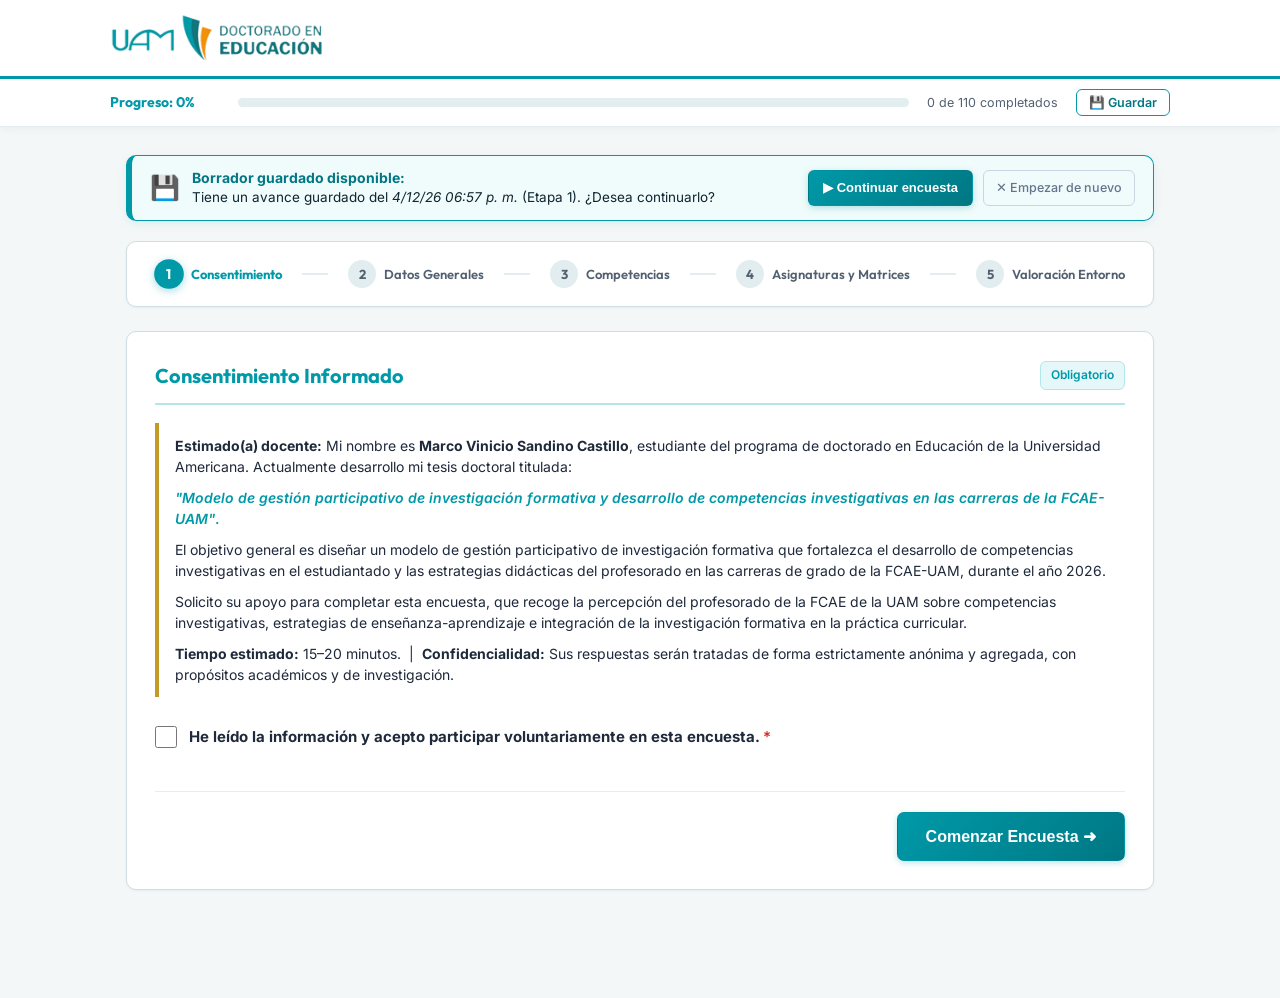
<file: index.html>
<!DOCTYPE html>
<html lang="es-NI">

<head>
  <meta charset="UTF-8">
  <meta name="viewport" content="width=device-width, initial-scale=1.0">
  <title>Encuesta de Investigación Formativa | FCAE - Universidad Americana</title>
  <link rel="stylesheet" href="css/styles.css">
</head>

<body>

  <!-- NAVEGACIÓN INSTITUCIONAL -->
  <header class="top-nav">
    <div class="top-nav-inner">
      <div class="brand-wrapper">
        <a href="index.html" id="brand-home-link" class="brand-home-link" title="Volver al inicio de la encuesta"
          aria-label="Recargar el inicio de la encuesta">
          <img src="image/UAMdoc.png" alt="UAM - Doctorado en Educación" class="header-logo">
        </a>
      </div>
    </div>
  </header>

  <!-- BARRA DE PROGRESO FLOTANTE -->
  <div class="sticky-progress-bar">
    <div class="progress-container">
      <div class="progress-metric" id="progress-text">Progreso: 0%</div>
      <div class="progress-track">
        <div class="progress-fill" id="progress-bar"></div>
      </div>
      <div class="progress-items-count" id="progress-count">0 completados</div>
      <button type="button" id="btn-save-progress-top" class="btn-save-progress" title="Pausar y guardar el avance de la encuesta">
        💾 Guardar
      </button>
    </div>
  </div>

  <main class="main-container">

    <!-- BANNER DE REANUDACIÓN DE BORRADOR GUARDADO -->
    <div id="draft-resume-banner" class="draft-resume-banner" style="display: none;">
      <div class="draft-resume-content">
        <span class="draft-resume-icon">💾</span>
        <div class="draft-resume-text">
          <strong>Borrador guardado disponible:</strong>
          <span>Tiene un avance guardado del <em id="draft-saved-date">...</em> (<span id="draft-saved-stage">Etapa 1</span>). ¿Desea continuarlo?</span>
        </div>
      </div>
      <div class="draft-resume-actions">
        <button type="button" id="btn-resume-draft" class="btn btn-primary btn-sm">▶ Continuar encuesta</button>
        <button type="button" id="btn-discard-draft" class="btn btn-ghost-discard btn-sm">✕ Empezar de nuevo</button>
      </div>
    </div>

    <!-- WIZARD STEPPER POR ETAPAS -->
    <nav class="survey-stepper" id="survey-stepper" aria-label="Navegación de etapas de la encuesta">
      <button type="button" class="step-item active" data-step="1" id="step-btn-1">
        <span class="step-number">1</span>
        <span class="step-label">Consentimiento</span>
      </button>
      <div class="step-divider" id="step-div-1"></div>

      <button type="button" class="step-item" data-step="2" id="step-btn-2">
        <span class="step-number">2</span>
        <span class="step-label">Datos Generales</span>
      </button>
      <div class="step-divider" id="step-div-2"></div>

      <button type="button" class="step-item" data-step="3" id="step-btn-3">
        <span class="step-number">3</span>
        <span class="step-label">Competencias</span>
      </button>
      <div class="step-divider" id="step-div-3"></div>

      <button type="button" class="step-item" data-step="4" id="step-btn-4">
        <span class="step-number">4</span>
        <span class="step-label">Asignaturas y Matrices</span>
      </button>
      <div class="step-divider" id="step-div-4"></div>

      <button type="button" class="step-item" data-step="5" id="step-btn-5">
        <span class="step-number">5</span>
        <span class="step-label">Valoración Entorno</span>
      </button>
    </nav>

    <!-- BANNER DE ERRORES / AVISOS -->
    <div id="error-banner" class="alert-box alert-danger" style="display: none;"></div>

    <form id="survey-form" novalidate>

      <!-- ============================================================== -->
      <!-- ETAPA 1: CONSENTIMIENTO INFORMADO                              -->
      <!-- ============================================================== -->
      <div class="stage-pane active" id="stage-1">
        <section class="section-card" id="sec-consent">
          <div class="section-header">
            <h2 class="section-title">Consentimiento Informado</h2>
            <span class="section-badge">Obligatorio</span>
          </div>
          <div class="instruction-box"
            style="background:#ffffff; border-left-color: var(--gold); color: var(--text-main);">
            <p style="margin-bottom: 10px;">
              <strong>Estimado(a) docente:</strong> Mi nombre es <strong>Marco Vinicio Sandino Castillo</strong>,
              estudiante del programa de doctorado en Educación de la Universidad Americana. Actualmente desarrollo mi
              tesis doctoral titulada:
            </p>
            <p style="margin-bottom: 10px; font-weight: 600; color: #0099A8;">
              <em>"Modelo de gestión participativo de investigación formativa y desarrollo de competencias
                investigativas
                en las carreras de la FCAE-UAM"</em>.
            </p>
            <p style="margin-bottom: 10px;">
              El objetivo general es diseñar un modelo de gestión participativo de investigación formativa que
              fortalezca
              el desarrollo de competencias investigativas en el estudiantado y las estrategias didácticas del
              profesorado
              en las carreras de grado de la FCAE-UAM, durante el año 2026.
            </p>
            <p style="margin-bottom: 10px;">
              Solicito su apoyo para completar esta encuesta, que recoge la percepción del profesorado de la FCAE de la
              UAM sobre competencias investigativas, estrategias de enseñanza-aprendizaje e integración de la
              investigación formativa en la práctica curricular.
            </p>
            <p style="margin-bottom: 0;">
              <strong>Tiempo estimado:</strong> 15–20 minutos. &nbsp;|&nbsp; <strong>Confidencialidad:</strong> Sus
              respuestas serán tratadas de forma estrictamente anónima y agregada, con propósitos académicos y de
              investigación.
            </p>
          </div>
          <div class="form-group" style="margin-bottom: 0; padding: 8px 0;">
            <label style="display: flex; align-items: flex-start; gap: 12px; cursor: pointer; font-size: 15px;">
              <input type="checkbox" id="chk-consent"
                style="width: 22px; height: 22px; accent-color: #0099A8; margin-top: 1px;">
              <span><strong>He leído la información y acepto participar voluntariamente en esta encuesta.</strong><span
                  class="required">*</span></span>
            </label>
          </div>

          <div class="stage-nav-bar" style="justify-content: flex-end;">
            <button type="button" class="btn btn-primary btn-lg" id="btn-next-1">
              Comenzar Encuesta ➜
            </button>
          </div>
        </section>
      </div>

      <!-- ============================================================== -->
      <!-- ETAPA 2: DATOS GENERALES                                       -->
      <!-- ============================================================== -->
      <div class="stage-pane" id="stage-2">
        <section class="section-card" id="sec-generales">
          <div class="section-header">
            <h2 class="section-title">Datos Generales</h2>
            <span class="section-badge">Demografía y Trayectoria</span>
          </div>
          <div class="instruction-box">
            Complete la información sociodemográfica y de trayectoria académica. Recuerde que sus respuestas son
            confidenciales.
          </div>

          <!-- Columna de 3: Edad, Años experiencia profesional, Años experiencia docente -->
          <div class="grid-3">
            <div class="form-group">
              <label for="txt-edad">Edad (años cumplidos)<span class="required">*</span></label>
              <input type="number" id="txt-edad" class="form-control" min="20" max="80" placeholder="20 a 80" required>
            </div>

            <div class="form-group">
              <label for="txt-exp-prof">Años de experiencia profesional<span class="required">*</span></label>
              <input type="number" id="txt-exp-prof" class="form-control" min="0" max="70" placeholder="0 a 70"
                required>
            </div>

            <div class="form-group">
              <label for="txt-exp-doc">Años de experiencia docente<span class="required">*</span></label>
              <input type="number" id="txt-exp-doc" class="form-control" min="0" max="70" placeholder="0 a 70" required>
            </div>
          </div>

          <!-- Columna de 2: Género y Grado académico máximo -->
          <div class="grid-2">
            <div class="form-group">
              <label for="cmb-genero">Género<span class="required">*</span></label>
              <select id="cmb-genero" class="form-control" required>
                <option value="">-- Seleccione una opción --</option>
                <option value="Femenino">Femenino</option>
                <option value="Masculino">Masculino</option>
              </select>
            </div>

            <div class="form-group">
              <label for="txt-grado">Grado académico máximo obtenido<span class="required">*</span></label>
              <input type="text" id="txt-grado" class="form-control" maxlength="100"
                placeholder="Ej. Maestría en Administración de Empresas, Doctorado en Educación..." required>
            </div>
          </div>

          <!-- Colaboración interna -->
          <div class="form-group yn-question-block"
            style="padding-top: 10px; border-top: 1px solid var(--border-light);">
            <label>En los últimos 3 años, ¿ha colaborado en proyectos de investigación de la universidad?<span
                class="required">*</span></label>
            <div class="yn-inline-row">
              <div class="yn-toggle-group">
                <label class="yn-pill yn-pill-si">
                  <input type="radio" name="rad-colab-int" value="Sí">
                  <span class="yn-pill-label">Sí</span>
                </label>
                <label class="yn-pill yn-pill-no">
                  <input type="radio" name="rad-colab-int" value="No">
                  <span class="yn-pill-label">No</span>
                </label>
              </div>
              <div id="panel-colab-int" class="yn-inline-input-wrapper" style="display: none;">
                <input type="text" id="txt-colab-int-cual" class="form-control yn-inline-input" maxlength="200"
                  placeholder="¿Especifique el proyecto o línea de investigación?">
              </div>
              <div id="notice-colab-int" class="yn-feedback-notice yn-inline-notice" style="display: none;">
                <span class="notice-icon">✓</span> No aplica. Continúe adelante.
              </div>
            </div>
          </div>

          <!-- Colaboración externa -->
          <div class="form-group yn-question-block"
            style="padding-top: 10px; border-top: 1px solid var(--border-light);">
            <label>En los últimos 3 años, ¿ha colaborado en proyectos de investigación externos a la universidad?<span
                class="required">*</span></label>
            <div class="yn-inline-row">
              <div class="yn-toggle-group">
                <label class="yn-pill yn-pill-si">
                  <input type="radio" name="rad-colab-ext" value="Sí">
                  <span class="yn-pill-label">Sí</span>
                </label>
                <label class="yn-pill yn-pill-no">
                  <input type="radio" name="rad-colab-ext" value="No">
                  <span class="yn-pill-label">No</span>
                </label>
              </div>
              <div id="panel-colab-ext" class="yn-inline-input-wrapper" style="display: none;">
                <input type="text" id="txt-colab-ext-cual" class="form-control yn-inline-input" maxlength="200"
                  placeholder="¿Especifique el proyecto o línea de investigación?">
              </div>
              <div id="notice-colab-ext" class="yn-feedback-notice yn-inline-notice" style="display: none;">
                <span class="notice-icon">✓</span> No aplica. Continúe adelante.
              </div>
            </div>
          </div>

          <!-- Publicaciones -->
          <div class="form-group yn-question-block"
            style="padding-top: 10px; border-top: 1px solid var(--border-light); margin-bottom: 0;">
            <label>En los últimos 3 años, ¿ha publicado resultados de investigación en artículos científicos?<span
                class="required">*</span></label>
            <div class="yn-inline-row">
              <div class="yn-toggle-group">
                <label class="yn-pill yn-pill-si">
                  <input type="radio" name="rad-pub" value="Sí">
                  <span class="yn-pill-label">Sí</span>
                </label>
                <label class="yn-pill yn-pill-no">
                  <input type="radio" name="rad-pub" value="No">
                  <span class="yn-pill-label">No</span>
                </label>
              </div>
              <div id="panel-pub" class="yn-inline-input-wrapper" style="display: none;">
                <input type="text" id="txt-pub-cual" class="form-control yn-inline-input" maxlength="300"
                  placeholder="¿Especifique el proyecto o línea de investigación?">
              </div>
              <div id="notice-pub" class="yn-feedback-notice yn-inline-notice" style="display: none;">
                <span class="notice-icon">✓</span> No aplica. Continúe adelante.
              </div>
            </div>
          </div>

          <div class="stage-nav-bar">
            <button type="button" class="btn btn-secondary" id="btn-prev-2">
              ⮜ Volver
            </button>
            <button type="button" class="btn btn-outline-save btn-save-stage" title="Pausar y guardar el avance">
              💾 Guardar
            </button>
            <button type="button" class="btn btn-primary" id="btn-next-2">
              Siguiente ➜
            </button>
          </div>
        </section>
      </div>

      <!-- ============================================================== -->
      <!-- ETAPA 3: COMPETENCIAS INVESTIGATIVAS DEL DOCENTE (Q3)          -->
      <!-- ============================================================== -->
      <div class="stage-pane" id="stage-3">
        <section class="section-card" id="sec-q3">
          <div class="section-header">
            <h2 class="section-title">Competencias Investigativas del Docente (Q3)</h2>
            <span class="section-badge">7 Ítems</span>
          </div>
          <div class="instruction-box">
            Marque el grado en que está de acuerdo con las siguientes afirmaciones respecto a sus competencias
            investigativas.
          </div>
          <div class="scale-legend-box">
            <strong>Escala Likert:</strong> 1 = Totalmente en desacuerdo | 2 = En desacuerdo | 3 = Ligeramente en
            desacuerdo | 4 = Ni de acuerdo ni en desacuerdo | 5 = Ligeramente de acuerdo | 6 = De acuerdo | 7 =
            Totalmente
            de acuerdo.
          </div>

          <div class="matrix-responsive-container">
            <table class="matrix-table" id="table-q3">
              <thead>
                <tr>
                  <th class="col-desc">Afirmación</th>
                  <th class="col-opt">1<span class="scale-subtext">Tot. Desac.</span></th>
                  <th class="col-opt">2<span class="scale-subtext">Desacuerdo</span></th>
                  <th class="col-opt">3<span class="scale-subtext">Lig. Desac.</span></th>
                  <th class="col-opt">4<span class="scale-subtext">Neutral</span></th>
                  <th class="col-opt">5<span class="scale-subtext">Lig. Acuerdo</span></th>
                  <th class="col-opt">6<span class="scale-subtext">De Acuerdo</span></th>
                  <th class="col-opt">7<span class="scale-subtext">Tot. Acuerdo</span></th>
                </tr>
              </thead>
              <tbody id="tbody-q3"></tbody>
            </table>
          </div>

          <div class="stage-nav-bar">
            <button type="button" class="btn btn-secondary" id="btn-prev-3">
              ⮜ Volver
            </button>
            <button type="button" class="btn btn-outline-save btn-save-stage" title="Pausar y guardar el avance">
              💾 Guardar
            </button>
            <button type="button" class="btn btn-primary" id="btn-next-3">
              Siguiente ➜
            </button>
          </div>
        </section>
      </div>

      <!-- ============================================================== -->
      <!-- ETAPA 4: REGISTRO DE ASIGNATURAS + MATRICES A Y B               -->
      <!-- ============================================================== -->
      <div class="stage-pane" id="stage-4">
        <section class="section-card" id="sec-asignaturas-matrices">
          <div class="section-header">
            <h2 class="section-title">Registro de Asignaturas y Matrices de Evaluación</h2>
            <span class="section-badge">Asignaturas + Matriz A y B</span>
          </div>
          <div class="instruction-box">
            Indique las asignaturas que que imparte con estudiantes de la FCAE (1 a 5). A medida que escriba, edite o elimine una
            asignatura en el registro, se actualizarán <strong>al instante</strong> las dos tablas de evaluación:
            <strong>Matriz A</strong> (12 ítems de práctica docente) y <strong>Matriz B</strong> (16 ítems de
            estrategias), conservando las respuestas ya seleccionadas.
          </div>

          <!-- Selector rápido de cantidad de asignaturas -->
          <div class="subject-qty-bar">
            <span class="qty-title"><span class="point-number-inline">›</span> Cantidad de asignaturas a evaluar:</span>
            <div class="subject-qty-chips" id="qty-chips">
              <button type="button" class="btn-qty-chip" data-qty="1">1</button>
              <button type="button" class="btn-qty-chip" data-qty="2">2</button>
              <button type="button" class="btn-qty-chip active" data-qty="3">3</button>
              <button type="button" class="btn-qty-chip" data-qty="4">4</button>
              <button type="button" class="btn-qty-chip" data-qty="5">5</button>
            </div>
          </div>

          <div id="subjects-container"></div>
          <div id="subjects-dup-notice" class="alert-box alert-danger" style="display: none; margin-top: 8px; margin-bottom: 12px;"></div>

          <div class="subject-actions-bar" style="margin-bottom: 22px;">
            <button type="button" id="btn-add-subject" class="btn btn-secondary">
              + Agregar otra asignatura
            </button>
          </div>

          <!-- CONTENEDOR DE MATRICES CONSOLIDADAS CON PESTAÑAS (SECCIÓN 4) -->
          <div id="sec-matrices">
            <div id="matrices-render-container"></div>
          </div>

          <div class="stage-nav-bar">
            <button type="button" class="btn btn-secondary" id="btn-prev-4">
              ⮜ Volver
            </button>
            <button type="button" class="btn btn-outline-save btn-save-stage" title="Pausar y guardar el avance">
              💾 Guardar
            </button>
            <button type="button" class="btn btn-primary" id="btn-next-4">
              Siguiente
            </button>
          </div>
        </section>
      </div>

      <!-- ============================================================== -->
      <!-- ETAPA 5: VALORACIÓN DEL ENTORNO (Q6) Y FINALIZACIÓN            -->
      <!-- ============================================================== -->
      <div class="stage-pane" id="stage-5">
        <section class="section-card" id="sec-q6">
          <div class="section-header">
            <h2 class="section-title">Valoración del Entorno Institucional (Q6)</h2>
            <span class="section-badge">10 Ítems • Final</span>
          </div>
          <div class="instruction-box">
            Marque el grado en que está de acuerdo con las siguientes afirmaciones respecto a su valoración del entorno
            institucional y curricular para la implementación de la investigación formativa.
          </div>
          <div class="scale-legend-box">
            <strong>Escala Likert:</strong> 1 = Totalmente en desacuerdo | 2 = En desacuerdo | 3 = Ligeramente en
            desacuerdo | 4 = Ni de acuerdo ni en desacuerdo | 5 = Ligeramente de acuerdo | 6 = De acuerdo | 7 =
            Totalmente
            de acuerdo.
          </div>

          <div class="matrix-responsive-container">
            <table class="matrix-table" id="table-q6">
              <thead>
                <tr>
                  <th class="col-desc">Afirmación</th>
                  <th class="col-opt">1<span class="scale-subtext">Tot. Desac.</span></th>
                  <th class="col-opt">2<span class="scale-subtext">Desacuerdo</span></th>
                  <th class="col-opt">3<span class="scale-subtext">Lig. Desac.</span></th>
                  <th class="col-opt">4<span class="scale-subtext">Neutral</span></th>
                  <th class="col-opt">5<span class="scale-subtext">Lig. Acuerdo</span></th>
                  <th class="col-opt">6<span class="scale-subtext">De Acuerdo</span></th>
                  <th class="col-opt">7<span class="scale-subtext">Tot. Acuerdo</span></th>
                </tr>
              </thead>
              <tbody id="tbody-q6"></tbody>
            </table>
          </div>

          <div
            style="background: #f8fcfd; border: 1px solid var(--accent-border); border-left: 4px solid #0099A8; border-radius: 6px; padding: 14px 18px; margin-top: 20px;">
            <p style="font-size: 14px; color: var(--text-main); margin-bottom: 0;">
              <strong>Verificación final:</strong> Al pulsar el botón <strong>"Finalizar y Enviar Encuesta"</strong>,
              sus respuestas quedarán consolidadas en el repositorio analítico de la investigación.
            </p>
          </div>

          <div class="stage-nav-bar">
            <button type="button" class="btn btn-secondary" id="btn-prev-5">
              ⮜ Volver
            </button>
            <button type="button" class="btn btn-outline-save btn-save-stage" title="Pausar y guardar el avance">
              💾 Guardar
            </button>
            <button type="submit" id="btn-submit" class="btn btn-primary btn-lg"
              style="box-shadow: 0 4px 12px rgba(0, 153, 168, 0.35);">
              ✓ Finalizar y Enviar
            </button>
          </div>
        </section>
      </div>

    </form>

    <!-- ============================================================== -->
    <!-- PANTALLA Y CUADRO DE AGRADECIMIENTO POR SU TIEMPO Y EL ESTUDIO -->
    <!-- ============================================================== -->
    <div id="card-success" class="gratitude-card" style="display: none;">
      <div class="gratitude-badge-wrapper">✓</div>
      <h2 class="gratitude-title">
        ¡Agradecimiento Sincero por su Tiempo y Colaboración!
      </h2>
      <p
        style="font-size: 15.5px; color: var(--text-muted); max-width: 680px; margin: 0 auto 16px auto; line-height: 1.55;">
        Sus respuestas han sido registradas exitosamente con estricto anonimato en la base de datos de la investigación.
      </p>

      <!-- RECIBO DE CONFIRMACIÓN CON HORA DE INICIO Y FINALIZACIÓN -->
      <div id="survey-receipt-box" class="receipt-box" style="margin: 16px auto; max-width: 580px; padding: 14px 20px; background: #f8fafc; border: 1px solid #cbd5e1; border-radius: 10px; font-size: 14px; text-align: left; box-shadow: 0 2px 6px rgba(0,0,0,0.04);">
        <div style="display: flex; justify-content: space-between; align-items: center; margin-bottom: 8px; border-bottom: 1px dashed #cbd5e1; padding-bottom: 6px;">
          <span style="color: var(--text-muted); font-size: 13px;">Comprobante de envío anónimo:</span>
          <code id="receipt-id" style="font-weight: 700; color: #00707b; font-size: 13px;">—</code>
        </div>
        <div style="display: flex; justify-content: space-between; margin-bottom: 6px;">
          <span style="color: var(--text-muted);">🕒 Hora de inicio:</span>
          <span id="receipt-start-time" style="font-weight: 600; color: var(--text-main);">—</span>
        </div>
        <div style="display: flex; justify-content: space-between; margin-bottom: 6px;">
          <span style="color: var(--text-muted);">✅ Hora de finalización:</span>
          <span id="receipt-end-time" style="font-weight: 600; color: var(--text-main);">—</span>
        </div>
        <div style="display: flex; justify-content: space-between;">
          <span style="color: var(--text-muted);">⏳ Tiempo total dedicado:</span>
          <span id="receipt-duration" style="font-weight: 700; color: #0f8f86;">—</span>
        </div>
      </div>

      <div class="gratitude-message-box">
        <p style="margin-bottom: 12px;">
          <strong>Estimado(a) profesor(a):</strong> Expresamos nuestro más profundo agradecimiento por dedicar su
          valioso
          tiempo, conocimiento y experiencia docente a completar este instrumento.
        </p>
        <p style="margin-bottom: 12px;">
          Su colaboración es fundamental para el estudio de investigación doctoral:
          <span class="gratitude-study-title">"Modelo de gestión participativo de investigación formativa y desarrollo
            de competencias investigativas en las carreras de la FCAE-UAM"</span>.
        </p>
        <p style="margin-bottom: 0;">
          Los resultados y percepciones recopilados permitirán diseñar propuestas pedagógicas orientadas a fortalecer
          las estrategias didácticas del profesorado y el desarrollo de competencias investigativas en el estudiantado.
        </p>
      </div>

      <!-- INVITACIÓN A TALLERES COLABORATIVOS DE DISEÑO Y VALIDACIÓN (SEGUNDA ETAPA) -->
      <div class="workshop-invitation-box" id="workshop-invitation-box">
        <div class="workshop-badge-label">Segunda Etapa de la Investigación</div>
        <p class="workshop-invitation-text">
          En una segunda etapa del trabajo de tesis, se realizarán talleres de diseño colaborativo y validación para la construcción de un modelo de investigación formativa para la FCAE si le gustaria participar en los talleres hacer clic en el siguiente botón.
        </p>

        <!-- Botón de apertura -->
        <div id="workshop-trigger-container" class="workshop-trigger-container">
          <button type="button" id="btn-participar-taller" class="btn btn-secondary btn-lg workshop-optin-btn">
            🤝 Sí, me gustaría
          </button>
        </div>

        <!-- Formulario breve de contacto (desplegable) -->
        <div id="workshop-form-container" class="workshop-form-container" style="display: none;">
          <form id="workshop-form" novalidate>
            <h3 class="workshop-form-title">Registro de Contacto para los Talleres Colaborativos</h3>
            <p class="workshop-form-desc">
              Por favor comparta sus datos para hacerle llegar oportunamente la convocatoria, fechas y dinámicas de los talleres:
            </p>

            <div class="grid grid-3 workshop-fields-grid">
              <div class="form-group">
                <label for="txt-taller-nombre" class="form-label">Nombre completo <span class="req">*</span></label>
                <input type="text" id="txt-taller-nombre" class="form-control" placeholder="Ej. Dr. Juan Pérez" required maxlength="150">
              </div>
              <div class="form-group">
                <label for="txt-taller-telefono" class="form-label">Teléfono <span class="req">*</span></label>
                <input type="tel" id="txt-taller-telefono" class="form-control" placeholder="Ej. 8888-8888" required maxlength="30">
              </div>
              <div class="form-group">
                <label for="txt-taller-email" class="form-label">Correo electrónico <span class="req">*</span></label>
                <input type="email" id="txt-taller-email" class="form-control" placeholder="ejemplo@uam.edu.ni" required maxlength="120">
              </div>
            </div>

            <div id="workshop-form-error" class="alert-box alert-danger" style="display: none; margin-top: 12px; margin-bottom: 12px;"></div>

            <div class="workshop-actions-row">
              <button type="submit" id="btn-submit-taller" class="btn btn-primary">
                ✓ Registrar mis datos para los talleres
              </button>
            </div>
          </form>
        </div>

        <!-- Confirmación tras registrar datos de taller -->
        <div id="workshop-confirmed-box" class="workshop-confirmed-box" style="display: none;">
          <span class="confirmed-icon">✓</span>
          <div class="confirmed-text">
            <strong>¡Muchas gracias por su valiosa disposición y compromiso académico!</strong>
            <p id="workshop-confirmed-msg">
              Hemos registrado satisfactoriamente sus datos de contacto. Le notificaremos oportunamente sobre la programación de los talleres de diseño y validación del modelo.
            </p>
          </div>
        </div>
      </div>

      <div class="gratitude-actions">
        <button type="button" id="btn-restart-survey" class="btn btn-primary btn-lg">
          ↺ Volver a iniciar encuesta
        </button>
      </div>

      <div class="gratitude-footer-signature">
        <strong>Marco Vinicio Sandino Castillo</strong><br>
        Doctorado en Educación • Tesis Doctoral 2026<br>
        Facultad de Ciencias Administrativas y Económicas (FCAE) — Universidad Americana (UAM)
      </div>
    </div>

  </main>

  <!-- MODAL DE CONFIRMACIÓN DE PROGRESO GUARDADO (PAUSAR Y RETOMAR) -->
  <div id="save-draft-modal" class="save-modal-backdrop" style="display: none;" role="dialog" aria-modal="true" aria-labelledby="save-modal-title">
    <div class="save-modal-card">
      <div class="save-modal-icon">💾</div>
      <h3 class="save-modal-title" id="save-modal-title">Progreso Guardado con Éxito</h3>
      <p class="save-modal-desc">
        Tus respuestas, asignaturas ingresadas y selecciones de matrices han quedado guardadas de forma segura en este navegador. Puedes cerrar la ventana con tranquilidad y al regresar podrás retomar la encuesta exactamente donde la dejaste.
      </p>
      <div class="save-modal-meta" id="save-modal-meta">
        Fecha de guardado: Justo ahora
      </div>
      <div class="save-modal-actions">
        <button type="button" id="btn-close-save-modal" class="btn btn-primary">
          Continuar respondiendo
        </button>
      </div>
    </div>
  </div>

  <!-- TOAST RÁPIDO DE GUARDADO AUTOMÁTICO / MANUAL -->
  <div id="survey-toast" class="survey-toast" role="status" aria-live="polite"></div>

  <script src="js/data.js"></script>
  <script src="js/app.js"></script>
</body>

</html>
</file>
<file: css/styles.css>
/* ==========================================================================
   ESTILOS INSTITUCIONALES - TESIS DOCTORAL FCAE-UAM
   ========================================================================== */

@import url('https://fonts.googleapis.com/css2?family=Inter:wght@300;400;500;600;700&family=Outfit:wght@500;600;700;800&display=swap');

:root {
  --primary: #0099A8;
  --primary-dark: #007783;
  --primary-light: #1ab0c0;
  --gold: #c59b27;
  --gold-light: #fef8e7;
  --accent: #e6f7f9;
  --accent-border: #b2e6eb;
  --bg-page: #f4f7f8;
  --bg-card: #ffffff;
  --border: #d0dde2;
  --border-light: #e5edf0;
  --text-main: #1e293b;
  --text-muted: #526071;
  --danger: #dc2626;
  --danger-light: #fef2f2;
  --success: #0d9488;
  --success-light: #f0fdfa;
  --shadow-sm: 0 1px 3px rgba(0, 153, 168, 0.08);
  --shadow-md: 0 4px 14px rgba(0, 153, 168, 0.1), 0 1px 3px rgba(0, 0, 0, 0.04);
  --shadow-lg: 0 10px 25px -5px rgba(0, 153, 168, 0.15);
  --radius: 10px;
}

* {
  box-sizing: border-box;
  margin: 0;
  padding: 0;
}

body {
  font-family: 'Inter', -apple-system, BlinkMacSystemFont, "Segoe UI", Roboto, sans-serif;
  background-color: var(--bg-page);
  color: var(--text-main);
  line-height: 1.55;
  padding-bottom: 80px;
  -webkit-font-smoothing: antialiased;
}

/* NAVBAR / HEADER INSTITUCIONAL */
.top-nav {
  background: #ffffff;
  color: var(--text-main);
  padding: 12px 24px;
  box-shadow: 0 2px 10px rgba(0, 153, 168, 0.08);
  border-bottom: 3px solid #0099A8;
}

.top-nav-inner {
  max-width: 1060px;
  margin: 0 auto;
  display: flex;
  align-items: center;
  justify-content: flex-start;
}

.brand-wrapper {
  display: flex;
  align-items: center;
}

.brand-home-link {
  display: inline-flex;
  align-items: center;
  text-decoration: none;
  border-radius: 6px;
  cursor: pointer;
  transition: opacity 0.2s ease, transform 0.15s ease;
}

.brand-home-link:hover {
  opacity: 0.88;
}

.brand-home-link:active {
  transform: scale(0.985);
}

.brand-home-link:focus-visible {
  outline: 2px solid #0099A8;
  outline-offset: 4px;
}

.header-logo {
  height: 52px;
  width: auto;
  max-width: 100%;
  object-fit: contain;
  display: block;
}

.nav-actions {
  display: flex;
  gap: 10px;
  align-items: center;
}

.btn-inspector-trigger {
  background: rgba(255, 255, 255, 0.15);
  color: #ffffff;
  border: 1px solid rgba(255, 255, 255, 0.4);
  padding: 7px 14px;
  border-radius: 6px;
  font-size: 13px;
  font-weight: 500;
  cursor: pointer;
  transition: all 0.2s ease;
  display: inline-flex;
  align-items: center;
  gap: 6px;
}

.btn-inspector-trigger:hover {
  background: rgba(255, 255, 255, 0.3);
  border-color: #ffffff;
}

/* BARRA DE PROGRESO FLOTANTE */
.sticky-progress-bar {
  position: sticky;
  top: 0;
  z-index: 90;
  background: rgba(255, 255, 255, 0.96);
  backdrop-filter: blur(8px);
  border-bottom: 1px solid var(--border-light);
  padding: 10px 20px;
  box-shadow: 0 2px 8px rgba(0, 0, 0, 0.04);
}

.progress-container {
  max-width: 1060px;
  margin: 0 auto;
  display: flex;
  align-items: center;
  gap: 18px;
}

.progress-metric {
  font-family: 'Outfit', sans-serif;
  font-size: 14px;
  font-weight: 700;
  color: #0099A8;
  min-width: 110px;
}

.progress-track {
  flex: 1;
  height: 9px;
  background: #e2eef0;
  border-radius: 6px;
  overflow: hidden;
  position: relative;
}

.progress-fill {
  height: 100%;
  width: 0%;
  background: linear-gradient(90deg, #0099A8 0%, #17b8c7 100%);
  border-radius: 6px;
  transition: width 0.35s cubic-bezier(0.4, 0, 0.2, 1);
}

.progress-items-count {
  font-size: 12.5px;
  color: var(--text-muted);
  white-space: nowrap;
}

/* CONTENEDOR PRINCIPAL */
.main-container {
  max-width: 1060px;
  margin: 28px auto;
  padding: 0 16px;
}

/* CARDS DE SECCIÓN */
.section-card {
  background: var(--bg-card);
  border-radius: var(--radius);
  border: 1px solid var(--border);
  box-shadow: var(--shadow-sm);
  padding: 28px;
  margin-bottom: 24px;
  transition: box-shadow 0.2s ease, border-color 0.2s ease;
  position: relative;
}

.section-card:hover {
  box-shadow: var(--shadow-md);
}

.section-header {
  border-bottom: 2px solid var(--accent-border);
  padding-bottom: 12px;
  margin-bottom: 18px;
  display: flex;
  align-items: center;
  justify-content: space-between;
}

.section-title {
  font-family: 'Outfit', sans-serif;
  font-size: 20px;
  font-weight: 700;
  color: #0099A8 !important;
  display: flex;
  align-items: center;
  gap: 10px;
}

.section-badge {
  background: var(--accent);
  color: #0099A8;
  border: 1px solid var(--accent-border);
  font-size: 12px;
  font-weight: 600;
  padding: 4px 10px;
  border-radius: 6px;
}

.instruction-box {
  background: #f8fcfd;
  border-left: 4px solid #0099A8;
  padding: 12px 16px;
  border-radius: 0 6px 6px 0;
  font-size: 14px;
  color: var(--text-muted);
  margin-bottom: 20px;
  line-height: 1.5;
}

.scale-legend-box {
  background: var(--gold-light);
  border: 1px solid #fae8b4;
  border-radius: 6px;
  padding: 10px 14px;
  font-size: 12.5px;
  color: #78350f;
  margin-bottom: 16px;
  line-height: 1.45;
}

/* PUNTOS Y ENCABEZADOS CON COLOR BASE #0099A8 */
.point-number,
.point-number-inline {
  color: #0099A8;
  font-weight: 700;
}

.item-num-badge {
  background: #0099A8;
  color: #ffffff;
  font-family: 'Outfit', sans-serif;
  font-weight: 700;
  font-size: 13px;
  padding: 2px 8px;
  border-radius: 6px;
  flex-shrink: 0;
  display: inline-flex;
  align-items: center;
  justify-content: center;
}

/* FORMULARIOS Y CAMPOS */
.form-group {
  margin-bottom: 20px;
}

.form-group label {
  display: block;
  font-size: 14px;
  font-weight: 600;
  color: var(--text-main);
  margin-bottom: 7px;
}

.required {
  color: var(--danger);
  margin-left: 3px;
}

.form-control {
  width: 100%;
  padding: 10px 14px;
  border: 1px solid var(--border);
  border-radius: 7px;
  font-size: 14.5px;
  color: var(--text-main);
  background-color: #ffffff;
  transition: border-color 0.2s, box-shadow 0.2s, background-color 0.2s;
}

.form-control:focus {
  outline: none;
  border-color: #0099A8;
  box-shadow: 0 0 0 3px rgba(0, 153, 168, 0.18);
}

.form-control.is-invalid {
  border-color: var(--danger) !important;
  background-color: var(--danger-light);
}

.grid-2 {
  display: grid;
  grid-template-columns: repeat(auto-fit, minmax(260px, 1fr));
  gap: 18px;
}

.grid-3 {
  display: grid;
  grid-template-columns: repeat(3, 1fr);
  gap: 18px;
}

@media (max-width: 768px) {
  .grid-3 {
    grid-template-columns: 1fr;
  }
}

/* PREGUNTAS SÍ / NO MODERNAS EN UNA SOLA FILA (SECCIÓN 1) */
.yn-question-block {
  transition: background-color 0.2s ease;
}

.yn-inline-row {
  display: flex;
  align-items: center;
  gap: 12px;
  margin-top: 8px;
  flex-wrap: nowrap;
  width: 100%;
}

.yn-toggle-group {
  display: inline-flex;
  gap: 8px;
  flex-shrink: 0;
}

.yn-pill {
  position: relative;
  cursor: pointer;
  display: inline-block;
  user-select: none;
}

.yn-pill input[type="radio"] {
  position: absolute;
  opacity: 0;
  pointer-events: none;
}

.yn-pill-label {
  display: inline-flex;
  align-items: center;
  justify-content: center;
  min-width: 74px;
  padding: 7px 16px;
  border-radius: 7px;
  border: 1.5px solid var(--border);
  font-size: 14px;
  font-weight: 600;
  color: var(--text-muted);
  background: #ffffff;
  transition: all 0.2s cubic-bezier(0.4, 0, 0.2, 1);
  box-shadow: 0 1px 2px rgba(0, 0, 0, 0.04);
}

.yn-pill:hover .yn-pill-label {
  border-color: #0099A8;
  color: #0099A8;
  background: #f0fbfc;
}

.yn-pill input[type="radio"]:checked + .yn-pill-label {
  background: #0099A8;
  color: #ffffff;
  border-color: #0099A8;
  box-shadow: 0 3px 8px rgba(0, 153, 168, 0.3);
}

.yn-inline-input-wrapper {
  flex: 1 1 auto;
  min-width: 0;
  animation: fadeIn 0.22s ease-out;
}

.yn-inline-input {
  width: 100%;
  height: 38px;
  padding: 7px 14px;
  font-size: 13.5px;
  border: 1.5px solid var(--border);
  border-radius: 7px;
  background: #ffffff;
  transition: border-color 0.2s ease, box-shadow 0.2s ease;
}

.yn-inline-input:focus {
  outline: none;
  border-color: #0099A8;
  box-shadow: 0 0 0 3px rgba(0, 153, 168, 0.15);
}

.yn-inline-notice {
  margin-top: 0;
  height: 38px;
  display: inline-flex;
  align-items: center;
  gap: 8px;
  font-size: 13px;
  color: #007783;
  background: var(--accent);
  padding: 6px 14px;
  border-radius: 6px;
  border: 1px solid var(--accent-border);
  animation: fadeIn 0.22s ease-out;
  white-space: nowrap;
  flex-shrink: 0;
}

.notice-icon {
  font-weight: 700;
  color: #0099A8;
}

@keyframes fadeIn {
  from { opacity: 0; transform: translateY(-3px); }
  to { opacity: 1; transform: translateY(0); }
}

/* SECCIÓN 3: ASIGNATURAS DINÁMICAS */
.subject-qty-bar {
  display: flex;
  align-items: center;
  justify-content: space-between;
  flex-wrap: wrap;
  gap: 12px;
  padding: 12px 18px;
  background: #f4fbfb;
  border: 1px solid var(--accent-border);
  border-radius: 8px;
  margin-bottom: 18px;
}

.qty-title {
  font-size: 14px;
  font-weight: 600;
  color: var(--text-main);
  display: flex;
  align-items: center;
  gap: 6px;
}

.subject-qty-chips {
  display: flex;
  gap: 8px;
}

.btn-qty-chip {
  width: 36px;
  height: 36px;
  border-radius: 8px;
  border: 1.5px solid var(--accent-border);
  background: #ffffff;
  color: #0099A8;
  font-family: 'Outfit', sans-serif;
  font-weight: 700;
  font-size: 15px;
  cursor: pointer;
  transition: all 0.2s ease;
}

.btn-qty-chip:hover {
  background: var(--accent);
  border-color: #0099A8;
}

.btn-qty-chip.active {
  background: #0099A8;
  color: #ffffff;
  border-color: #0099A8;
  box-shadow: 0 2px 6px rgba(0, 153, 168, 0.25);
}

.subject-row {
  display: flex;
  align-items: center;
  gap: 12px;
  margin-bottom: 12px;
  animation: fadeIn 0.2s ease-out;
}

.subject-index-badge {
  font-family: 'Outfit', sans-serif;
  font-size: 14px;
  font-weight: 700;
  color: #ffffff;
  background: #0099A8;
  width: 34px;
  height: 34px;
  display: flex;
  align-items: center;
  justify-content: center;
  border-radius: 6px;
  flex-shrink: 0;
  box-shadow: 0 2px 5px rgba(0, 153, 168, 0.2);
}

.subject-actions-bar {
  display: flex;
  gap: 12px;
  margin-top: 18px;
  flex-wrap: wrap;
  align-items: center;
}

/* ==========================================================================
   SECCIÓN 4: MATRICES A Y B CON ASIGNATURAS COMO COLUMNAS
   ========================================================================== */
/* Contenedor fluido en Etapa 4 para pantallas de escritorio (hasta 5 asignaturas) */
body.stage-4-active .main-container,
.main-container:has(#stage-4.active) {
  max-width: 1320px;
  width: 95%;
  transition: max-width 0.25s ease;
}

.matrix-section-block {
  margin-top: 14px;
  margin-bottom: 28px;
}

.matrix-table-scroll-wrapper {
  width: 100%;
  overflow-x: auto;
  -webkit-overflow-scrolling: touch;
  margin-top: 14px;
  margin-bottom: 28px;
  border: 1px solid var(--border);
  border-radius: 8px;
  background: #ffffff;
  box-shadow: 0 1px 4px rgba(0, 0, 0, 0.04);
}

table.matrix-table-unified {
  width: 100%;
  border-collapse: collapse;
  font-size: 13px;
  table-layout: auto;
}

table.matrix-table-unified th {
  background-color: #0099A8;
  color: #ffffff;
  padding: 10px 10px;
  font-weight: 600;
  text-align: center;
  vertical-align: middle;
  border-right: 1px solid rgba(255, 255, 255, 0.18);
}

table.matrix-table-unified th.col-item-text {
  text-align: left;
  padding-left: 14px;
  min-width: 230px;
  width: 30%;
}

table.matrix-table-unified th.col-subject-eval {
  min-width: 110px;
  padding: 8px 6px;
}

/* Adaptabilidad fluida por cantidad de asignaturas evaluadas (1 a 5) en escritorio */
table.matrix-table-unified[data-subject-count="5"] th.col-item-text,
table.matrix-table-unified[data-subject-count="5"] td.item-desc-cell {
  width: 26%;
  min-width: 210px;
  max-width: 280px;
  font-size: 12.5px;
  padding: 8px 10px;
  line-height: 1.38;
}

table.matrix-table-unified[data-subject-count="5"] th.col-subject-eval,
table.matrix-table-unified[data-subject-count="5"] td.cell-matrix-eval {
  width: 14.8%;
  min-width: 105px;
  padding: 6px 4px;
}

table.matrix-table-unified[data-subject-count="5"] select.matrix-select {
  min-width: 98px;
  font-size: 11.5px;
  padding: 5px 4px;
  height: 35px;
}

table.matrix-table-unified[data-subject-count="5"] .subject-header-name {
  max-width: 125px;
  font-size: 11.8px;
}

table.matrix-table-unified[data-subject-count="4"] th.col-item-text,
table.matrix-table-unified[data-subject-count="4"] td.item-desc-cell {
  width: 28%;
  min-width: 230px;
  font-size: 12.8px;
  padding: 8px 11px;
}

table.matrix-table-unified[data-subject-count="4"] th.col-subject-eval,
table.matrix-table-unified[data-subject-count="4"] td.cell-matrix-eval {
  width: 18%;
  min-width: 120px;
  padding: 7px 5px;
}

table.matrix-table-unified[data-subject-count="4"] select.matrix-select {
  min-width: 112px;
  font-size: 12px;
  padding: 6px 5px;
  height: 36px;
}

table.matrix-table-unified[data-subject-count="4"] .subject-header-name {
  max-width: 145px;
  font-size: 12.2px;
}

table.matrix-table-unified[data-subject-count="3"] th.col-item-text,
table.matrix-table-unified[data-subject-count="3"] td.item-desc-cell {
  width: 34%;
  min-width: 250px;
}

table.matrix-table-unified[data-subject-count="3"] th.col-subject-eval,
table.matrix-table-unified[data-subject-count="3"] td.cell-matrix-eval {
  width: 22%;
  min-width: 140px;
}

table.matrix-table-unified[data-subject-count="2"] th.col-item-text,
table.matrix-table-unified[data-subject-count="2"] td.item-desc-cell {
  width: 40%;
  min-width: 280px;
}

table.matrix-table-unified[data-subject-count="2"] th.col-subject-eval,
table.matrix-table-unified[data-subject-count="2"] td.cell-matrix-eval {
  width: 30%;
  min-width: 160px;
}

table.matrix-table-unified[data-subject-count="1"] th.col-item-text,
table.matrix-table-unified[data-subject-count="1"] td.item-desc-cell {
  width: 50%;
  min-width: 300px;
}

table.matrix-table-unified[data-subject-count="1"] th.col-subject-eval,
table.matrix-table-unified[data-subject-count="1"] td.cell-matrix-eval {
  width: 50%;
  min-width: 180px;
}

.subject-header-badge {
  display: inline-block;
  background: rgba(255, 255, 255, 0.22);
  border: 1px solid rgba(255, 255, 255, 0.45);
  border-radius: 4px;
  padding: 2px 8px;
  font-size: 11px;
  font-weight: 700;
  margin-bottom: 4px;
  letter-spacing: 0.3px;
}

.subject-header-name {
  font-size: 13px;
  font-weight: 700;
  white-space: nowrap;
  overflow: hidden;
  text-overflow: ellipsis;
  max-width: 180px;
  margin: 0 auto;
  cursor: help;
}

table.matrix-table-unified td {
  padding: 8px 10px;
  border-bottom: 1px solid var(--border-light);
  border-right: 1px solid #f1f5f9;
  vertical-align: middle;
  transition: background-color 0.15s ease;
}

table.matrix-table-unified td.item-desc-cell {
  text-align: left;
  padding-left: 14px;
  line-height: 1.42;
  color: var(--text-main);
  font-weight: 500;
}

table.matrix-table-unified td.cell-matrix-eval {
  text-align: center;
  padding: 7px 8px;
}

/* Desplegable interactivo 1-7 por celda de matriz */
select.matrix-select {
  width: 100%;
  min-width: 110px;
  padding: 7px 8px;
  font-size: 12.5px;
  font-family: inherit;
  font-weight: 500;
  color: var(--text-main);
  background-color: #ffffff;
  border: 1.5px solid var(--border);
  border-radius: 6px;
  cursor: pointer;
  transition: all 0.2s ease;
  appearance: auto;
}

select.matrix-select:hover {
  border-color: #0099A8;
}

select.matrix-select:focus {
  outline: none;
  border-color: #0099A8;
  box-shadow: 0 0 0 3px rgba(0, 153, 168, 0.18);
}

select.matrix-select.is-selected {
  border-color: #0099A8;
  background-color: #f0fbfb;
  font-weight: 600;
  color: #007a87;
}

td.cell-matrix-eval.has-error {
  background-color: #fef2f2 !important;
}

td.cell-matrix-eval.has-error select.matrix-select {
  border-color: #ef4444 !important;
  background-color: #fff5f5;
  box-shadow: 0 0 0 2px rgba(239, 68, 68, 0.2);
}

.matrix-cell-radios {
  display: inline-flex;
  align-items: center;
  justify-content: center;
  gap: 6px;
  background: #f8fafc;
  padding: 6px 8px;
  border-radius: 8px;
  border: 1px solid var(--border-light);
}

.matrix-radio-pill {
  display: inline-flex;
  flex-direction: column;
  align-items: center;
  justify-content: center;
  cursor: pointer;
  font-size: 11px;
  font-weight: 600;
  color: var(--text-muted);
  padding: 3px 5px;
  border-radius: 4px;
  transition: all 0.15s ease;
  user-select: none;
}

.matrix-radio-pill:hover {
  color: #0099A8;
  background: rgba(0, 153, 168, 0.1);
}

.matrix-radio-pill input[type="radio"] {
  width: 17px;
  height: 17px;
  accent-color: #0099A8;
  cursor: pointer;
  margin: 0 0 2px 0;
}

.matrix-radio-pill span {
  font-size: 11px;
  line-height: 1;
}

/* SECCIÓN 4: MATRICES CONSOLIDADAS FORMATO SECCIÓN 2 CON PESTAÑAS DE ASIGNATURA */
.subject-tabs-nav {
  display: flex;
  gap: 10px;
  flex-wrap: wrap;
  margin-bottom: 22px;
  padding-bottom: 14px;
  border-bottom: 2px solid var(--accent-border);
}

.subject-tab-btn {
  display: inline-flex;
  align-items: center;
  gap: 10px;
  padding: 10px 18px;
  border-radius: 8px;
  border: 1.5px solid var(--border);
  background: #ffffff;
  color: var(--text-main);
  font-family: 'Outfit', sans-serif;
  font-size: 14px;
  font-weight: 600;
  cursor: pointer;
  transition: all 0.2s cubic-bezier(0.4, 0, 0.2, 1);
  box-shadow: 0 1px 3px rgba(0, 0, 0, 0.04);
}

.subject-tab-btn:hover {
  border-color: #0099A8;
  background: var(--accent);
  color: #0099A8;
}

.subject-tab-btn.active {
  background: #0099A8;
  color: #ffffff;
  border-color: #0099A8;
  box-shadow: 0 3px 8px rgba(0, 153, 168, 0.28);
}

.tab-number-badge {
  background: rgba(0, 153, 168, 0.15);
  color: #0099A8;
  font-size: 12px;
  font-weight: 700;
  width: 22px;
  height: 22px;
  border-radius: 50%;
  display: inline-flex;
  align-items: center;
  justify-content: center;
}

.subject-tab-btn.active .tab-number-badge {
  background: rgba(255, 255, 255, 0.25);
  color: #ffffff;
}

.tab-counter {
  font-size: 12px;
  font-weight: 600;
  padding: 2px 7px;
  border-radius: 12px;
  background: #f1f5f9;
  color: var(--text-muted);
}

.subject-tab-btn.active .tab-counter {
  background: rgba(255, 255, 255, 0.25);
  color: #ffffff;
}

.tab-counter.is-complete {
  background: #dcfce7 !important;
  color: #15803d !important;
}

.subject-tab-btn.active .tab-counter.is-complete {
  background: #ffffff !important;
  color: #0099A8 !important;
}

.subject-eval-banner {
  background: #f8fcfd;
  border: 1px solid var(--accent-border);
  border-left: 4px solid #0099A8;
  border-radius: 6px;
  padding: 10px 16px;
  margin-bottom: 20px;
  display: flex;
  align-items: center;
  gap: 8px;
  font-size: 14px;
}

.subject-eval-banner strong {
  color: #0099A8;
  font-size: 15px;
}

.matrices-empty-state {
  background: #f8fcfd;
  border: 1.5px dashed var(--accent-border);
  border-left: 4px solid #0099A8;
  border-radius: 8px;
  padding: 18px 20px;
  margin-top: 8px;
  margin-bottom: 12px;
  color: var(--text-muted);
  font-size: 14px;
  line-height: 1.55;
  animation: fadeIn 0.2s ease-out;
}

.matrices-empty-state strong {
  color: #0099A8;
  font-weight: 700;
}

.matrices-sync-bar {
  background: #f4fbfb;
  border: 1px solid var(--accent-border);
  border-left: 4px solid #0099A8;
  border-radius: 8px;
  padding: 10px 16px;
  margin-bottom: 18px;
  display: flex;
  align-items: center;
  justify-content: space-between;
  flex-wrap: wrap;
  gap: 10px;
  font-size: 13.5px;
  animation: fadeIn 0.2s ease-out;
}

.matrices-sync-pills {
  display: flex;
  align-items: center;
  flex-wrap: wrap;
  gap: 8px;
}

.sync-subject-pill {
  display: inline-flex;
  align-items: center;
  gap: 6px;
  background: #ffffff;
  border: 1px solid var(--accent-border);
  color: var(--text-main);
  padding: 4px 10px;
  border-radius: 999px;
  font-size: 12.5px;
  font-weight: 600;
  box-shadow: 0 1px 2px rgba(0, 153, 168, 0.06);
}

.sync-subject-pill .sync-pill-num {
  background: #0099A8;
  color: #ffffff;
  width: 18px;
  height: 18px;
  border-radius: 50%;
  display: inline-flex;
  align-items: center;
  justify-content: center;
  font-size: 11px;
  font-weight: 700;
  flex-shrink: 0;
}

.sync-status-tag {
  font-size: 12px;
  font-weight: 600;
  color: #007783;
  background: var(--accent);
  border: 1px solid var(--accent-border);
  padding: 3px 10px;
  border-radius: 999px;
  white-space: nowrap;
}

.matrix-heading {
  font-family: 'Outfit', sans-serif;
  font-size: 17px;
  font-weight: 700;
  color: #0099A8 !important;
  margin-top: 10px;
  margin-bottom: 8px;
  display: flex;
  align-items: center;
  gap: 8px;
}

.panel-nav-footer {
  display: flex;
  justify-content: space-between;
  align-items: center;
  flex-wrap: wrap;
  gap: 12px;
  margin-top: 24px;
  padding-top: 16px;
  border-top: 1px solid var(--border-light);
}

/* TABLAS DE MATRICES */
.matrix-responsive-container {
  width: 100%;
  overflow-x: auto;
  -webkit-overflow-scrolling: touch;
  margin-top: 12px;
  margin-bottom: 24px;
  border: 1px solid var(--border);
  border-radius: 8px;
  background: #ffffff;
}

table.matrix-table {
  width: 100%;
  min-width: 680px;
  border-collapse: collapse;
  font-size: 13.5px;
}

table.matrix-table th {
  background-color: #0099A8;
  color: #ffffff;
  padding: 11px 8px;
  font-weight: 600;
  text-align: center;
  vertical-align: middle;
  border-right: 1px solid rgba(255, 255, 255, 0.15);
}

table.matrix-table th.col-desc {
  text-align: left;
  padding-left: 14px;
  width: 44%;
}

table.matrix-table th.col-opt {
  width: 8%;
  font-size: 12px;
}

table.matrix-table th.col-opt .scale-subtext {
  display: block;
  font-size: 10px;
  font-weight: 400;
  line-height: 1.1;
  margin-top: 2px;
  color: #e2f8fa;
}

table.matrix-table td {
  padding: 9px 8px;
  border-bottom: 1px solid var(--border-light);
  border-right: 1px solid #f1f5f9;
  text-align: center;
  vertical-align: middle;
  transition: background-color 0.15s ease;
}

table.matrix-table td.desc-cell {
  text-align: left;
  padding-left: 14px;
  font-size: 13.5px;
  line-height: 1.4;
  color: var(--text-main);
}

table.matrix-table tr:nth-child(even) td {
  background-color: #fafcfd;
}

table.matrix-table tr:hover td {
  background-color: #f1f9fa;
}

table.matrix-table tr.has-error td {
  background-color: #fff1f2 !important;
}

.cell-radio-label {
  display: flex;
  align-items: center;
  justify-content: center;
  width: 100%;
  height: 100%;
  min-height: 32px;
  cursor: pointer;
  border-radius: 4px;
  transition: transform 0.1s ease;
}

.cell-radio-label:hover {
  transform: scale(1.15);
}

.cell-radio-label input[type="radio"],
input[type="radio"],
input[type="checkbox"] {
  width: 18px;
  height: 18px;
  cursor: pointer;
  accent-color: #0099A8;
}

/* BOTONES */
.btn {
  display: inline-flex;
  align-items: center;
  justify-content: center;
  padding: 11px 22px;
  font-size: 14.5px;
  font-weight: 600;
  border-radius: 7px;
  cursor: pointer;
  border: 1px solid transparent;
  transition: all 0.2s cubic-bezier(0.4, 0, 0.2, 1);
  text-decoration: none;
  gap: 8px;
}

.btn-primary {
  background: linear-gradient(135deg, #0099A8 0%, #007783 100%);
  color: #ffffff;
  box-shadow: 0 2px 6px rgba(0, 153, 168, 0.25);
}

.btn-primary:hover:not(:disabled) {
  background: linear-gradient(135deg, #1ab0c0 0%, #0099A8 100%);
  box-shadow: 0 4px 12px rgba(0, 153, 168, 0.35);
  transform: translateY(-1px);
}

.btn-secondary {
  background: var(--accent);
  color: #0099A8;
  border-color: var(--accent-border);
}

.btn-secondary:hover:not(:disabled) {
  background: #d0f2f5;
  border-color: #0099A8;
}

.btn-danger {
  background: #ffffff;
  color: var(--danger);
  border: 1px solid #fca5a5;
  padding: 8px 14px;
  font-size: 13.5px;
}

.btn-danger:hover:not(:disabled) {
  background: var(--danger-light);
  border-color: var(--danger);
}

.btn:disabled {
  background: #e2e8f0 !important;
  color: #94a3b8 !important;
  border-color: #cbd5e1 !important;
  cursor: not-allowed;
  box-shadow: none !important;
  transform: none !important;
}

.btn-lg {
  padding: 14px 28px;
  font-size: 16px;
}

.btn-block {
  width: 100%;
}

/* ALERTAS Y FEEDBACK */
.alert-box {
  padding: 14px 18px;
  border-radius: 8px;
  margin-bottom: 20px;
  font-size: 14px;
  line-height: 1.45;
  display: flex;
  align-items: flex-start;
  gap: 12px;
}

.alert-danger {
  background: var(--danger-light);
  color: #991b1b;
  border: 1px solid #fecaca;
}

.alert-success {
  background: var(--success-light);
  color: #166534;
  border: 1px solid #bbf7d0;
}

/* MODAL DE INSPECCIÓN SPSS / R */
.modal-overlay {
  position: fixed;
  inset: 0;
  background: rgba(15, 23, 42, 0.6);
  backdrop-filter: blur(4px);
  z-index: 999;
  display: flex;
  align-items: center;
  justify-content: center;
  padding: 20px;
  opacity: 0;
  pointer-events: none;
  transition: opacity 0.25s ease;
}

.modal-overlay.active {
  opacity: 1;
  pointer-events: auto;
}

.modal-content {
  background: #ffffff;
  border-radius: var(--radius);
  max-width: 900px;
  width: 100%;
  max-height: 88vh;
  display: flex;
  flex-direction: column;
  box-shadow: var(--shadow-lg);
  transform: scale(0.95);
  transition: transform 0.25s cubic-bezier(0.4, 0, 0.2, 1);
}

.modal-overlay.active .modal-content {
  transform: scale(1);
}

.modal-header {
  padding: 18px 24px;
  border-bottom: 1px solid var(--border);
  display: flex;
  align-items: center;
  justify-content: space-between;
  background: #f8fafc;
  border-radius: var(--radius) var(--radius) 0 0;
}

.modal-title {
  font-family: 'Outfit', sans-serif;
  font-size: 18px;
  font-weight: 700;
  color: var(--primary);
}

.modal-close-btn {
  background: none;
  border: none;
  font-size: 22px;
  color: var(--text-muted);
  cursor: pointer;
  padding: 4px;
  line-height: 1;
}

.modal-body {
  padding: 20px 24px;
  overflow-y: auto;
  font-size: 13.5px;
}

.tab-nav {
  display: flex;
  gap: 8px;
  border-bottom: 2px solid var(--border-light);
  margin-bottom: 16px;
}

.tab-btn {
  background: none;
  border: none;
  padding: 8px 16px;
  font-family: 'Outfit', sans-serif;
  font-weight: 600;
  font-size: 14px;
  color: var(--text-muted);
  cursor: pointer;
  border-bottom: 2px solid transparent;
  margin-bottom: -2px;
}

.tab-btn.active {
  color: var(--primary);
  border-bottom-color: var(--primary);
}

.table-preview-wrapper {
  overflow-x: auto;
  border: 1px solid var(--border);
  border-radius: 6px;
  max-height: 380px;
}

.table-preview {
  width: 100%;
  border-collapse: collapse;
  font-family: monospace;
  font-size: 12px;
}

.table-preview th {
  background: #1e293b;
  color: #ffffff;
  padding: 8px 10px;
  white-space: nowrap;
}

.table-preview td {
  padding: 7px 10px;
  border-bottom: 1px solid #e2e8f0;
  white-space: nowrap;
}

.table-preview tr:nth-child(even) td {
  background: #f8fafc;
}

/* WIZARD STEPPER POR ETAPAS */
.survey-stepper {
  display: flex;
  align-items: center;
  justify-content: space-between;
  margin-bottom: 24px;
  background: #ffffff;
  border: 1px solid var(--border);
  border-radius: var(--radius);
  padding: 12px 18px;
  box-shadow: var(--shadow-sm);
  position: relative;
  overflow-x: auto;
  gap: 6px;
}

.step-item {
  display: flex;
  align-items: center;
  gap: 8px;
  cursor: pointer;
  position: relative;
  background: none;
  border: none;
  padding: 6px 10px;
  border-radius: 8px;
  transition: all 0.2s cubic-bezier(0.4, 0, 0.2, 1);
  white-space: nowrap;
  font-family: inherit;
}

.step-item:hover:not(:disabled) {
  background: var(--accent);
}

.step-item:disabled {
  cursor: not-allowed;
  opacity: 0.65;
}

.step-number {
  width: 28px;
  height: 28px;
  border-radius: 50%;
  display: flex;
  align-items: center;
  justify-content: center;
  font-family: 'Outfit', sans-serif;
  font-weight: 700;
  font-size: 13px;
  background: #e2edf0;
  color: var(--text-muted);
  transition: all 0.25s ease;
  flex-shrink: 0;
}

.step-label {
  font-family: 'Outfit', sans-serif;
  font-size: 13px;
  font-weight: 600;
  color: var(--text-muted);
  transition: color 0.25s ease;
}

/* Estado Activo */
.step-item.active .step-number {
  background: #0099A8;
  color: #ffffff;
  box-shadow: 0 2px 8px rgba(0, 153, 168, 0.35);
  transform: scale(1.06);
}

.step-item.active .step-label {
  color: #0099A8;
  font-weight: 700;
}

/* Estado Completado */
.step-item.completed .step-number {
  background: #0d9488;
  color: #ffffff;
}

.step-item.completed .step-label {
  color: var(--text-main);
}

.step-divider {
  flex: 1;
  height: 2px;
  background: #e2edf0;
  margin: 0 4px;
  min-width: 14px;
}

.step-divider.completed {
  background: #0d9488;
}

/* PANELES DE ETAPA */
.stage-pane {
  display: none;
  animation: fadeIn 0.25s cubic-bezier(0.4, 0, 0.2, 1);
}

.stage-pane.active {
  display: block;
}

/* BARRA DE NAVEGACIÓN INFERIOR DE CADA ETAPA */
.stage-nav-bar {
  display: flex;
  justify-content: space-between;
  align-items: center;
  margin-top: 28px;
  padding-top: 20px;
  border-top: 1px solid var(--border-light);
  gap: 14px;
  flex-wrap: wrap;
}

.stage-nav-bar .btn {
  min-width: 160px;
}

/* PANTALLA Y CUADRO DE AGRADECIMIENTO */
.gratitude-card {
  text-align: center;
  padding: 42px 28px;
  background: #ffffff;
  border-radius: var(--radius);
  box-shadow: var(--shadow-md);
  border-top: 6px solid #0099A8;
  max-width: 860px;
  margin: 0 auto;
  animation: fadeIn 0.35s ease;
}

.gratitude-badge-wrapper {
  width: 76px;
  height: 76px;
  background: #e6f7f9;
  color: #0099A8;
  border-radius: 50%;
  display: flex;
  align-items: center;
  justify-content: center;
  font-size: 38px;
  margin: 0 auto 18px auto;
  border: 2px solid #b2e6eb;
}

.gratitude-title {
  font-family: 'Outfit', sans-serif;
  color: #0099A8;
  font-size: 26px;
  font-weight: 700;
  margin-bottom: 10px;
}

.gratitude-message-box {
  background: #f8fcfd;
  border: 1px solid #b2e6eb;
  border-left: 5px solid #0099A8;
  border-radius: 8px;
  padding: 22px 26px;
  text-align: left;
  margin: 22px auto;
  font-size: 14.5px;
  line-height: 1.65;
  color: #1e293b;
}

.gratitude-study-title {
  font-weight: 700;
  color: #007783;
  margin-top: 6px;
  display: block;
}

.gratitude-receipt-box {
  background: #f1f5f9;
  border: 1px dashed #cbd5e1;
  border-radius: 8px;
  padding: 12px 18px;
  display: inline-block;
  max-width: 100%;
  overflow-wrap: anywhere;
  margin: 10px 0 16px 0;
  font-size: 13.5px;
  color: var(--text-muted);
}

.gratitude-receipt-box code {
  font-family: monospace;
  font-size: 15px;
  font-weight: 700;
  color: #0099A8;
  display: block;
  margin-top: 4px;
}

.gratitude-actions {
  display: flex;
  justify-content: center;
  align-items: center;
  flex-wrap: wrap;
  gap: 12px;
  margin: 4px 0 20px 0;
}

.gratitude-footer-signature {
  font-size: 13.5px;
  color: var(--text-muted);
  border-top: 1px solid #e2e8f0;
  padding-top: 18px;
  margin-top: 14px;
  line-height: 1.5;
}

/* ==========================================================================
   COMPONENTES NUEVOS: GUARDAR/PAUSAR, BORRADOR Y TALLERES COLABORATIVOS
   ========================================================================== */

/* Botón Guardar en la barra de progreso */
.btn-save-progress {
  background: #ffffff;
  color: #007783;
  border: 1.5px solid #0099A8;
  padding: 5px 12px;
  border-radius: 6px;
  font-size: 12.5px;
  font-weight: 600;
  cursor: pointer;
  display: inline-flex;
  align-items: center;
  gap: 5px;
  transition: all 0.2s ease;
  white-space: nowrap;
  flex-shrink: 0;
  font-family: inherit;
}

.btn-save-progress:hover {
  background: #0099A8;
  color: #ffffff;
  transform: translateY(-1px);
  box-shadow: 0 2px 6px rgba(0, 153, 168, 0.25);
}

/* Botón Guardar en las barras de navegación de cada etapa */
.btn-outline-save {
  background: #ffffff;
  color: #007783;
  border: 1.5px solid #b2e6eb;
  font-weight: 600;
  transition: all 0.2s ease;
}

.btn-outline-save:hover {
  background: #e6f7f9;
  border-color: #0099A8;
  color: #005a63;
}

/* Banner superior para reanudar borrador guardado */
.draft-resume-banner {
  background: #f0fbfb;
  border: 1.5px solid #0099A8;
  border-left: 6px solid #0099A8;
  border-radius: 10px;
  padding: 12px 18px;
  margin-bottom: 20px;
  display: flex;
  align-items: center;
  justify-content: space-between;
  gap: 16px;
  box-shadow: 0 3px 10px rgba(0, 153, 168, 0.1);
  animation: fadeIn 0.3s ease;
  flex-wrap: wrap;
}

.draft-resume-content {
  display: flex;
  align-items: center;
  gap: 12px;
  flex: 1;
  min-width: 260px;
}

.draft-resume-icon {
  font-size: 24px;
  flex-shrink: 0;
}

.draft-resume-text {
  font-size: 13.5px;
  color: #0f2530;
  line-height: 1.45;
}

.draft-resume-text strong {
  display: block;
  color: #007783;
  font-size: 14px;
}

.draft-resume-actions {
  display: flex;
  align-items: center;
  gap: 10px;
  flex-shrink: 0;
}

.btn-sm {
  padding: 7px 14px;
  font-size: 13px;
  min-height: 36px;
  border-radius: 6px;
}

.btn-ghost-discard {
  background: transparent;
  color: #64748b;
  border: 1px solid #cbd5e1;
  font-size: 12.5px;
  font-weight: 500;
  padding: 7px 12px;
  border-radius: 6px;
  cursor: pointer;
  transition: all 0.15s ease;
  font-family: inherit;
}

.btn-ghost-discard:hover {
  background: #f1f5f9;
  color: #334155;
  border-color: #94a3b8;
}

/* Modal de confirmación al guardar */
.save-modal-backdrop {
  position: fixed;
  inset: 0;
  background: rgba(15, 37, 48, 0.55);
  backdrop-filter: blur(4px);
  z-index: 1000;
  display: flex;
  align-items: center;
  justify-content: center;
  padding: 20px;
  animation: fadeIn 0.2s ease;
}

.save-modal-card {
  background: #ffffff;
  border-radius: 16px;
  padding: 32px 28px;
  max-width: 480px;
  width: 100%;
  text-align: center;
  box-shadow: 0 12px 36px rgba(0, 0, 0, 0.2);
  border-top: 5px solid #0099A8;
}

.save-modal-icon {
  width: 60px;
  height: 60px;
  background: #e6f7f9;
  color: #0099A8;
  border-radius: 50%;
  display: flex;
  align-items: center;
  justify-content: center;
  font-size: 28px;
  margin: 0 auto 16px;
  border: 2px solid #b2e6eb;
}

.save-modal-title {
  font-family: 'Outfit', sans-serif;
  font-size: 21px;
  color: #007783;
  margin-bottom: 8px;
}

.save-modal-desc {
  font-size: 14px;
  color: #475569;
  line-height: 1.55;
  margin-bottom: 16px;
}

.save-modal-meta {
  font-size: 12px;
  color: #64748b;
  background: #f8fafc;
  border: 1px solid #e2e8f0;
  border-radius: 6px;
  padding: 6px 12px;
  display: inline-block;
  margin-bottom: 20px;
}

.save-modal-actions .btn {
  width: 100%;
}

/* Toast de notificación rápida */
.survey-toast {
  position: fixed;
  bottom: 24px;
  right: 24px;
  background: #06323a;
  color: #ffffff;
  padding: 12px 20px;
  border-radius: 10px;
  box-shadow: 0 8px 24px rgba(0, 0, 0, 0.25);
  border: 1px solid #0099A8;
  font-size: 13.5px;
  z-index: 999;
  opacity: 0;
  transform: translateY(12px);
  pointer-events: none;
  transition: opacity 0.25s ease, transform 0.25s ease;
  max-width: 420px;
  line-height: 1.4;
}

.survey-toast.show {
  opacity: 1;
  transform: translateY(0);
}

/* Sección de Talleres Colaborativos (Segunda Etapa) */
.workshop-invitation-box {
  background: #ffffff;
  border: 1.5px solid #b2e6eb;
  border-left: 5px solid #c59b27;
  border-radius: 12px;
  padding: 24px 28px;
  margin: 22px auto 26px auto;
  text-align: left;
  box-shadow: 0 2px 10px rgba(0, 153, 168, 0.06);
}

.workshop-badge-label {
  display: inline-block;
  background: #fef8eb;
  color: #946c0d;
  border: 1px solid #f2dfa7;
  padding: 3px 10px;
  border-radius: 999px;
  font-size: 11.5px;
  font-weight: 700;
  letter-spacing: 0.04em;
  text-transform: uppercase;
  margin-bottom: 12px;
}

.workshop-invitation-text {
  font-size: 15.5px;
  line-height: 1.6;
  color: #1e293b;
  font-weight: 500;
  margin-bottom: 18px;
}

.workshop-trigger-container {
  text-align: center;
  padding-top: 6px;
}

.workshop-optin-btn {
  background: #0099A8;
  color: #ffffff;
  border: none;
  padding: 12px 28px;
  font-size: 16px;
  font-weight: 700;
  border-radius: 8px;
  cursor: pointer;
  transition: all 0.2s cubic-bezier(0.4, 0, 0.2, 1);
  box-shadow: 0 4px 12px rgba(0, 153, 168, 0.28);
}

.workshop-optin-btn:hover {
  background: #007f8c;
  transform: translateY(-2px);
  box-shadow: 0 6px 16px rgba(0, 153, 168, 0.38);
}

.workshop-form-container {
  margin-top: 18px;
  padding-top: 20px;
  border-top: 1px solid #e2e8f0;
  animation: fadeIn 0.3s ease;
}

.workshop-form-title {
  font-family: 'Outfit', sans-serif;
  font-size: 18px;
  color: #007783;
  margin-bottom: 4px;
}

.workshop-form-desc {
  font-size: 13.5px;
  color: #64748b;
  margin-bottom: 16px;
}

.workshop-fields-grid {
  display: grid;
  grid-template-columns: repeat(3, 1fr);
  gap: 14px;
}

.workshop-actions-row {
  margin-top: 16px;
  text-align: right;
}

.workshop-confirmed-box {
  background: #f0fdf4;
  border: 1.5px solid #86efac;
  border-radius: 10px;
  padding: 18px 22px;
  display: flex;
  align-items: center;
  gap: 16px;
  margin-top: 16px;
  animation: fadeIn 0.3s ease;
}

.confirmed-icon {
  width: 44px;
  height: 44px;
  border-radius: 50%;
  background: #22c55e;
  color: #ffffff;
  font-size: 24px;
  font-weight: bold;
  display: flex;
  align-items: center;
  justify-content: center;
  flex-shrink: 0;
}

.confirmed-text strong {
  display: block;
  color: #15803d;
  font-size: 15px;
  margin-bottom: 4px;
}

.confirmed-text p {
  font-size: 13.5px;
  color: #166534;
  margin: 0;
  line-height: 1.45;
}

/* ==========================================================================
   DISEÑO RESPONSIVE PARA TABLET Y MÓVIL (EXCLUSIVO DE LA ENCUESTA)
   ========================================================================== */

/* TABLETS (701px a 1024px) */
@media (max-width: 1024px) {
  .main-container {
    margin: 20px auto;
    padding: 0 16px;
  }

  .section-card {
    padding: 22px 20px;
  }

  .survey-stepper {
    padding: 10px 12px;
    gap: 4px;
  }

  .step-item {
    padding: 6px 8px;
    gap: 6px;
  }

  .step-number {
    width: 26px;
    height: 26px;
    font-size: 12px;
  }

  .step-label {
    font-size: 12px;
  }

  .step-divider {
    min-width: 8px;
    margin: 0 2px;
  }

  table.matrix-table-unified th.col-item-text {
    min-width: 240px;
    width: 35%;
  }

  table.matrix-table-unified th.col-subject-eval {
    min-width: 165px;
    padding: 10px;
  }

  select.matrix-select {
    min-width: 145px;
  }
}

@media (max-width: 900px) {
  .grid-3 {
    grid-template-columns: repeat(2, minmax(0, 1fr));
  }
}

/* MÓVILES Y TABLETS VERTICALES COMPACTAS (hasta 700px) */
@media (max-width: 700px) {
  body {
    padding-bottom: 48px;
  }

  .top-nav {
    padding: 10px 14px;
  }

  .header-logo {
    height: 44px;
  }

  /* Barra de progreso flotante en 2 líneas limpias sin desborde */
  .sticky-progress-bar {
    padding: 8px 14px;
  }

  .progress-container {
    flex-wrap: wrap;
    gap: 6px 10px;
  }

  .progress-metric {
    min-width: 0;
    font-size: 13px;
    order: 1;
  }

  .progress-items-count {
    font-size: 12px;
    margin-left: auto;
    order: 2;
  }

  .progress-track {
    flex: 1 1 100%;
    width: 100%;
    height: 8px;
    order: 3;
  }

  /* Stepper adaptable: números visibles en las 5 etapas y etiqueta en la etapa activa */
  .survey-stepper {
    padding: 8px 10px;
    margin-bottom: 16px;
    gap: 4px;
    scrollbar-width: none;
  }

  .survey-stepper::-webkit-scrollbar {
    display: none;
  }

  .step-item {
    padding: 5px 6px;
    gap: 6px;
    flex-shrink: 0;
  }

  .step-item:not(.active) .step-label {
    display: none;
  }

  .step-item.active {
    background: var(--accent);
    border: 1px solid var(--accent-border);
    padding: 5px 10px;
  }

  .step-divider {
    min-width: 6px;
    margin: 0 1px;
  }

  /* Contenedores y encabezados de tarjeta */
  .main-container {
    margin: 14px auto;
    padding: 0 10px;
  }

  .section-card {
    padding: 18px 14px;
    margin-bottom: 18px;
  }

  .section-header {
    flex-wrap: wrap;
    align-items: flex-start;
    gap: 8px 10px;
  }

  .section-title {
    font-size: 17px;
    line-height: 1.3;
  }

  .instruction-box {
    padding: 10px 12px;
    font-size: 13.5px;
    margin-bottom: 16px;
  }

  .scale-legend-box {
    padding: 9px 12px;
    font-size: 12px;
    line-height: 1.5;
  }

  /* Campos de formulario (16px previene zoom automático en iOS Safari) */
  .grid-3,
  .grid-2 {
    grid-template-columns: 1fr;
    gap: 14px;
  }

  .form-control {
    font-size: 16px;
    min-height: 44px;
  }

  /* Bloques Sí / No en Etapa 2 apilados ergonómicamente */
  .yn-inline-row {
    flex-wrap: wrap;
    align-items: stretch;
    gap: 10px;
  }

  .yn-toggle-group {
    width: 100%;
    display: grid;
    grid-template-columns: 1fr 1fr;
    gap: 8px;
  }

  .yn-pill {
    display: flex;
    width: 100%;
  }

  .yn-pill-label {
    width: 100%;
    min-height: 42px;
  }

  .yn-inline-input-wrapper {
    flex: 1 1 100%;
    width: 100%;
  }

  .yn-inline-input {
    height: 44px;
    font-size: 16px;
  }

  .yn-inline-notice {
    width: 100%;
    white-space: normal;
    height: auto;
    min-height: 38px;
    line-height: 1.35;
  }

  /* Tablas Likert (Etapa 3 Q3 y Etapa 5 Q6) convertidas en tarjetas táctiles 1-7 sin scroll lateral */
  .matrix-responsive-container {
    border: none;
    background: transparent;
    overflow-x: visible;
    margin-bottom: 18px;
  }

  table.matrix-table {
    min-width: 0;
    width: 100%;
    display: block;
  }

  table.matrix-table thead {
    display: none;
  }

  table.matrix-table tbody {
    display: flex;
    flex-direction: column;
    gap: 12px;
  }

  table.matrix-table tr {
    display: grid;
    grid-template-columns: repeat(7, 1fr);
    border: 1px solid var(--border);
    border-radius: 9px;
    background: #ffffff;
    overflow: hidden;
    box-shadow: 0 1px 3px rgba(0, 153, 168, 0.06);
  }

  table.matrix-table tr:nth-child(even) td,
  table.matrix-table tr:hover td {
    background-color: transparent;
  }

  table.matrix-table td.desc-cell {
    grid-column: 1 / -1;
    background-color: #f8fcfd !important;
    padding: 12px 14px;
    border-bottom: 1px solid var(--border-light);
    border-right: none;
    font-size: 13.8px;
    line-height: 1.45;
    font-weight: 500;
  }

  table.matrix-table td:not(.desc-cell) {
    padding: 6px 2px;
    border-bottom: none;
    border-right: 1px solid var(--border-light);
  }

  table.matrix-table td:last-child {
    border-right: none;
  }

  .cell-radio-label {
    flex-direction: column;
    gap: 4px;
    min-height: 48px;
    padding: 4px 0;
  }

  .cell-radio-label:hover {
    transform: none;
  }

  .cell-radio-label::after {
    font-family: 'Outfit', sans-serif;
    font-size: 12px;
    font-weight: 700;
    color: var(--text-muted);
    line-height: 1;
  }

  table.matrix-table td:nth-child(2) .cell-radio-label::after { content: "1"; }
  table.matrix-table td:nth-child(3) .cell-radio-label::after { content: "2"; }
  table.matrix-table td:nth-child(4) .cell-radio-label::after { content: "3"; }
  table.matrix-table td:nth-child(5) .cell-radio-label::after { content: "4"; }
  table.matrix-table td:nth-child(6) .cell-radio-label::after { content: "5"; }
  table.matrix-table td:nth-child(7) .cell-radio-label::after { content: "6"; }
  table.matrix-table td:nth-child(8) .cell-radio-label::after { content: "7"; }

  table.matrix-table td:not(.desc-cell):has(input:checked) {
    background-color: var(--accent) !important;
  }

  table.matrix-table td:not(.desc-cell):has(input:checked) .cell-radio-label::after {
    color: #007783;
  }

  /* Etapa 4: Registro de Asignaturas y Matrices A y B en tarjetas táctiles por ítem */
  .subject-qty-bar {
    flex-direction: column;
    align-items: flex-start;
    padding: 12px 14px;
    gap: 10px;
  }

  .subject-qty-chips {
    width: 100%;
    justify-content: space-between;
    gap: 6px;
  }

  .btn-qty-chip {
    flex: 1;
    max-width: 54px;
    height: 40px;
  }

  .subject-row {
    gap: 8px;
  }

  .subject-index-badge {
    width: 30px;
    height: 30px;
    font-size: 13px;
  }

  .subject-row .btn-delete-subject {
    padding: 9px 11px;
    font-size: 13px;
    min-height: 44px;
    flex-shrink: 0;
  }

  .subject-actions-bar .btn {
    width: 100%;
    min-height: 44px;
  }

  .matrices-sync-bar {
    padding: 10px 12px;
    flex-direction: column;
    align-items: flex-start;
  }

  .matrix-heading {
    font-size: 15.5px;
    line-height: 1.35;
  }

  .matrix-table-scroll-wrapper {
    border: none;
    background: transparent;
    box-shadow: none;
    overflow-x: visible;
    margin-bottom: 20px;
  }

  table.matrix-table-unified,
  table.matrix-table-unified tbody {
    display: block;
    width: 100%;
  }

  table.matrix-table-unified thead {
    display: none;
  }

  table.matrix-table-unified tr {
    display: block;
    border: 1px solid var(--border);
    border-radius: 9px;
    background: #ffffff;
    margin-bottom: 12px;
    overflow: hidden;
    box-shadow: 0 1px 3px rgba(0, 153, 168, 0.06);
  }

  table.matrix-table-unified td.item-desc-cell {
    display: block;
    background: #f8fcfd;
    padding: 12px 14px;
    border-bottom: 1px solid var(--border-light);
    border-right: none;
    font-size: 13.8px;
    line-height: 1.45;
  }

  table.matrix-table-unified td.cell-matrix-eval {
    display: flex;
    flex-direction: column;
    align-items: stretch;
    gap: 6px;
    padding: 10px 14px;
    text-align: left;
    border-right: none;
    border-bottom: 1px solid var(--border-light);
  }

  table.matrix-table-unified td.cell-matrix-eval:last-child {
    border-bottom: none;
  }

  table.matrix-table-unified td.cell-matrix-eval::before {
    content: attr(data-subject-label);
    font-size: 12.5px;
    font-weight: 700;
    color: #007783;
    line-height: 1.3;
  }

  select.matrix-select {
    min-width: 0;
    width: 100%;
    min-height: 44px;
    font-size: 16px;
    padding: 9px 12px;
  }

  /* Navegación de etapas apilada (acción principal arriba al alcance del pulgar) */
  .stage-nav-bar {
    flex-direction: column-reverse;
    align-items: stretch;
    gap: 10px;
    margin-top: 22px;
    padding-top: 16px;
  }

  .stage-nav-bar .btn {
    width: 100%;
    min-width: 0;
    min-height: 46px;
    font-size: 15px;
  }

  /* Tarjeta final de agradecimiento en móvil */
  .gratitude-card {
    padding: 26px 16px;
  }

  .gratitude-badge-wrapper {
    width: 62px;
    height: 62px;
    font-size: 30px;
    margin-bottom: 14px;
  }

  .gratitude-title {
    font-size: 21px;
  }

  .gratitude-message-box {
    padding: 16px;
    font-size: 14px;
  }

  .gratitude-receipt-box {
    display: block;
    width: 100%;
    padding: 12px;
  }

  .gratitude-receipt-box code {
    font-size: 13.5px;
    word-break: break-all;
  }

  .gratitude-actions .btn {
    width: 100%;
    min-height: 46px;
  }

  .workshop-invitation-box {
    padding: 18px 14px;
    margin: 18px 0;
  }

  .workshop-fields-grid {
    grid-template-columns: 1fr;
    gap: 12px;
  }

  .workshop-actions-row .btn,
  .workshop-trigger-container .btn {
    width: 100%;
    min-height: 46px;
  }

  .draft-resume-banner {
    flex-direction: column;
    align-items: stretch;
    gap: 12px;
  }

  .draft-resume-actions {
    width: 100%;
    display: flex;
    gap: 8px;
  }

  .draft-resume-actions .btn {
    flex: 1;
    text-align: center;
    justify-content: center;
  }
}

/* MÓVILES MUY PEQUEÑOS (hasta 400px) */
@media (max-width: 400px) {
  .header-logo {
    height: 38px;
  }

  .step-item.active .step-label {
    max-width: 130px;
    overflow: hidden;
    text-overflow: ellipsis;
  }

  .section-card {
    padding: 15px 12px;
  }
}
</file>
